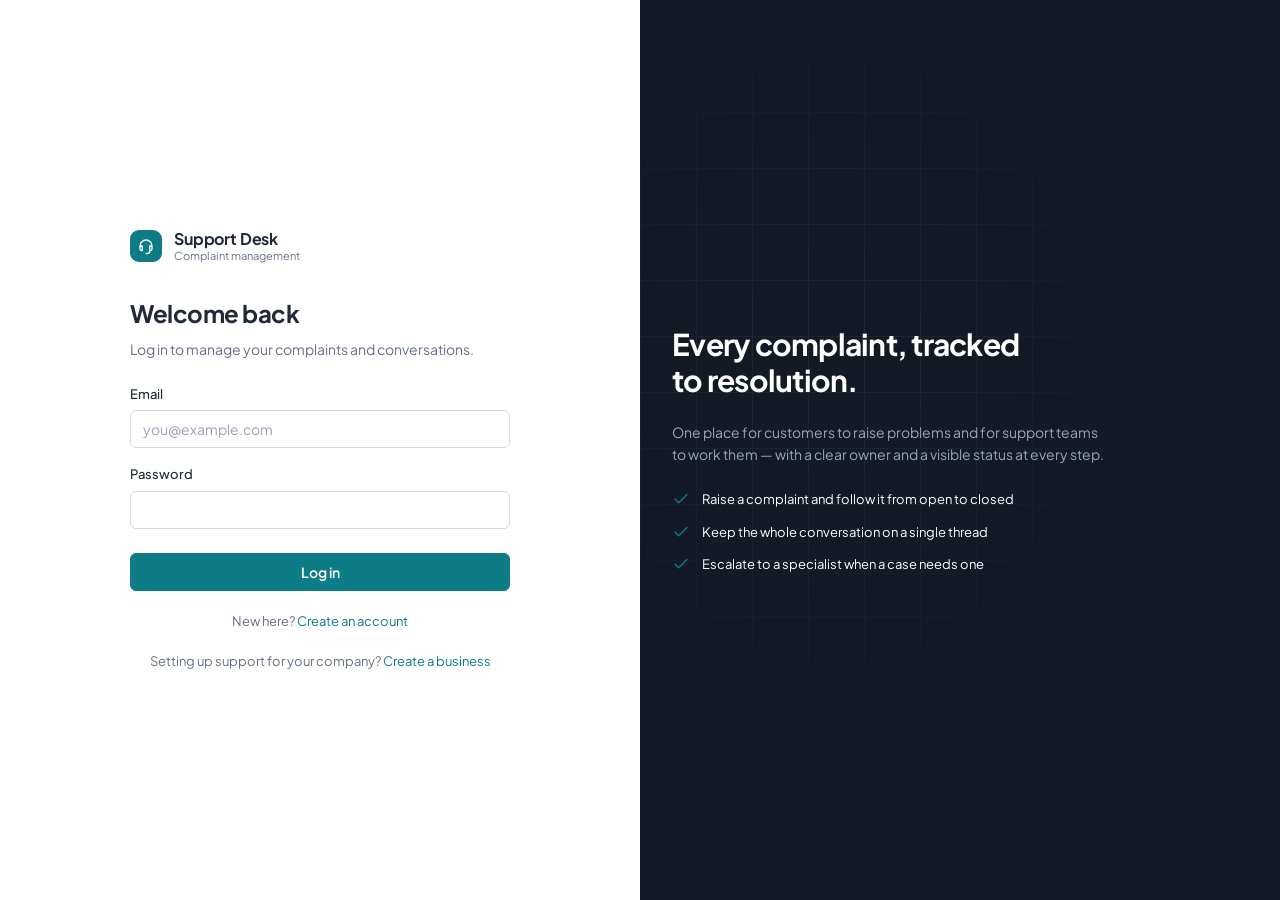
<file: frontend/index.html>
<!doctype html>
<html lang="en">
<head>
  <meta charset="utf-8">
  <meta name="viewport" content="width=device-width, initial-scale=1">
  <title>Support Desk</title>
  <link rel="icon" href="favicon.svg" type="image/svg+xml">
  <link rel="stylesheet" href="css/tokens.css">
  <link rel="stylesheet" href="css/app.css">
</head>
<body>
  <p class="muted" style="padding:var(--s6)">Loading…</p>
  <script src="js/ui.js"></script>
  <script src="js/common.js"></script>
  <script>
    // Send the visitor to their dashboard if logged in, otherwise to the login page.
    const session = getSession();
    location.replace(session ? DASHBOARD[session.role] : "login.html");
  </script>
</body>
</html>
</file>
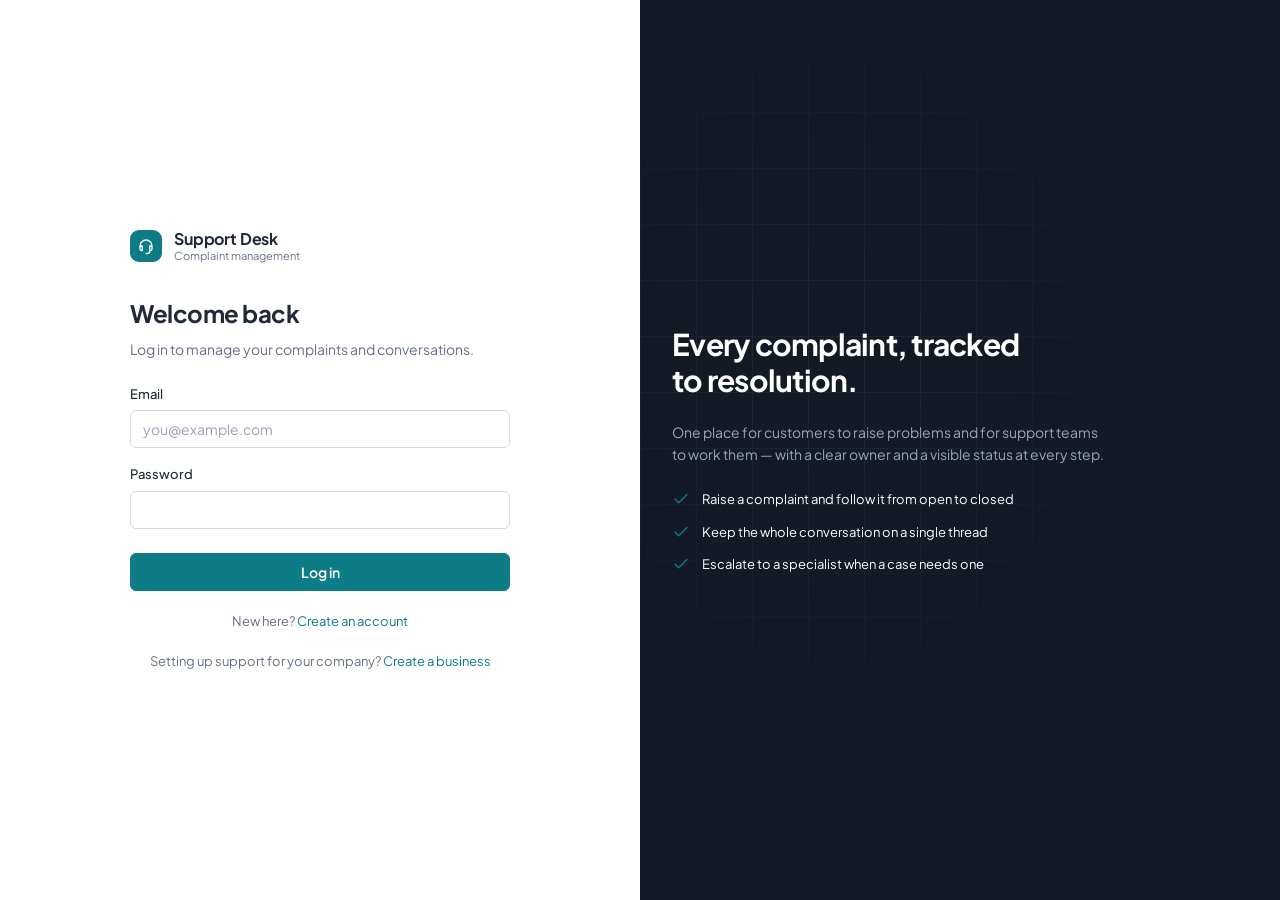
<file: frontend/admin.html>
<!doctype html>
<html lang="en">
<head>
  <meta charset="utf-8">
  <meta name="viewport" content="width=device-width, initial-scale=1">
  <title>Support Desk · Admin</title>
  <link rel="icon" href="favicon.svg" type="image/svg+xml">
  <link rel="stylesheet" href="css/tokens.css">
  <link rel="stylesheet" href="css/app.css">
</head>
<body>
  <script src="js/ui.js"></script>
  <script src="js/common.js"></script>
  <script src="js/admin.js"></script>
</body>
</html>
</file>
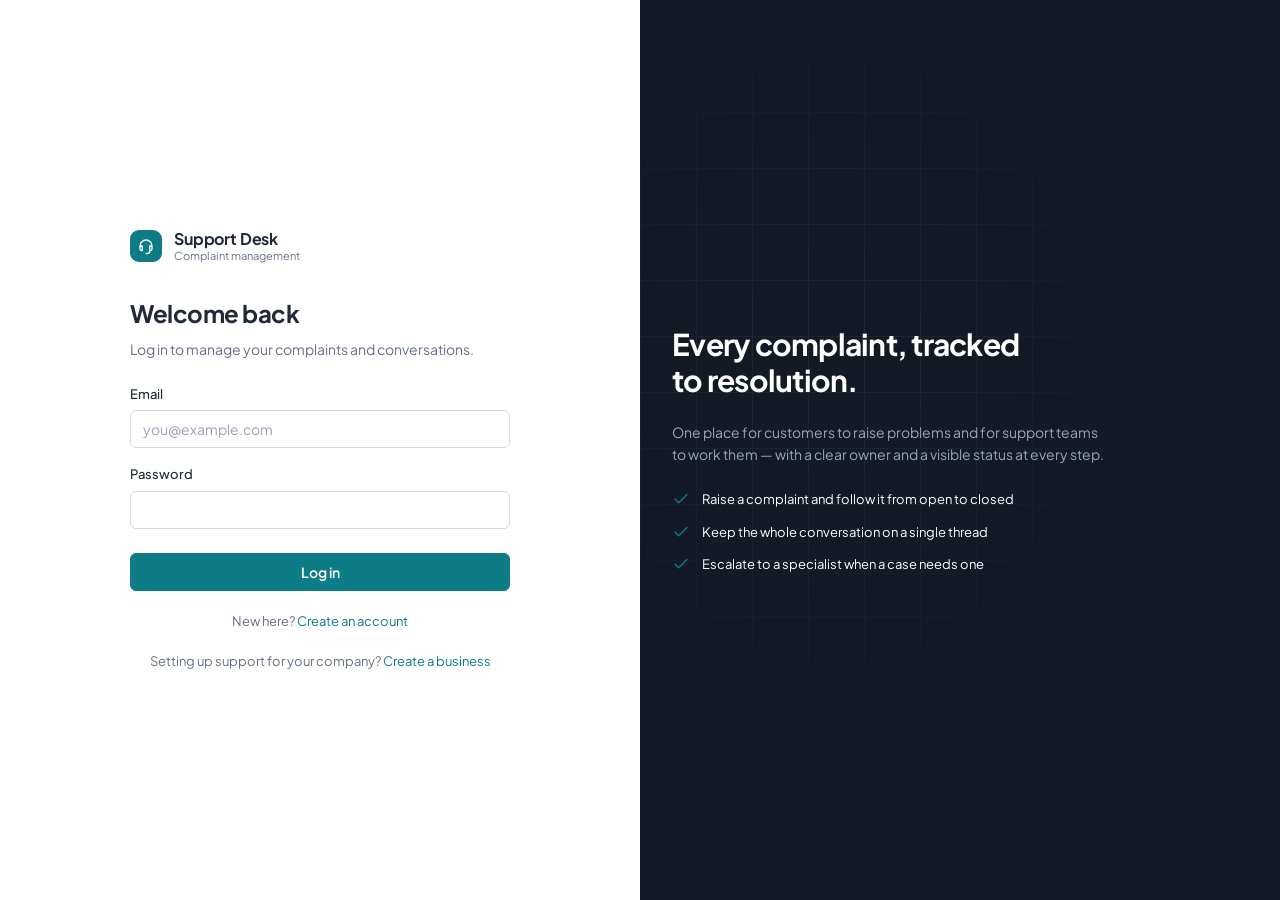
<file: frontend/agent.html>
<!doctype html>
<html lang="en">
<head>
  <meta charset="utf-8">
  <meta name="viewport" content="width=device-width, initial-scale=1">
  <title>Support Desk · Agent</title>
  <link rel="icon" href="favicon.svg" type="image/svg+xml">
  <link rel="stylesheet" href="css/tokens.css">
  <link rel="stylesheet" href="css/app.css">
</head>
<body>
  <script src="js/ui.js"></script>
  <script src="js/common.js"></script>
  <script src="js/agent.js"></script>
</body>
</html>
</file>
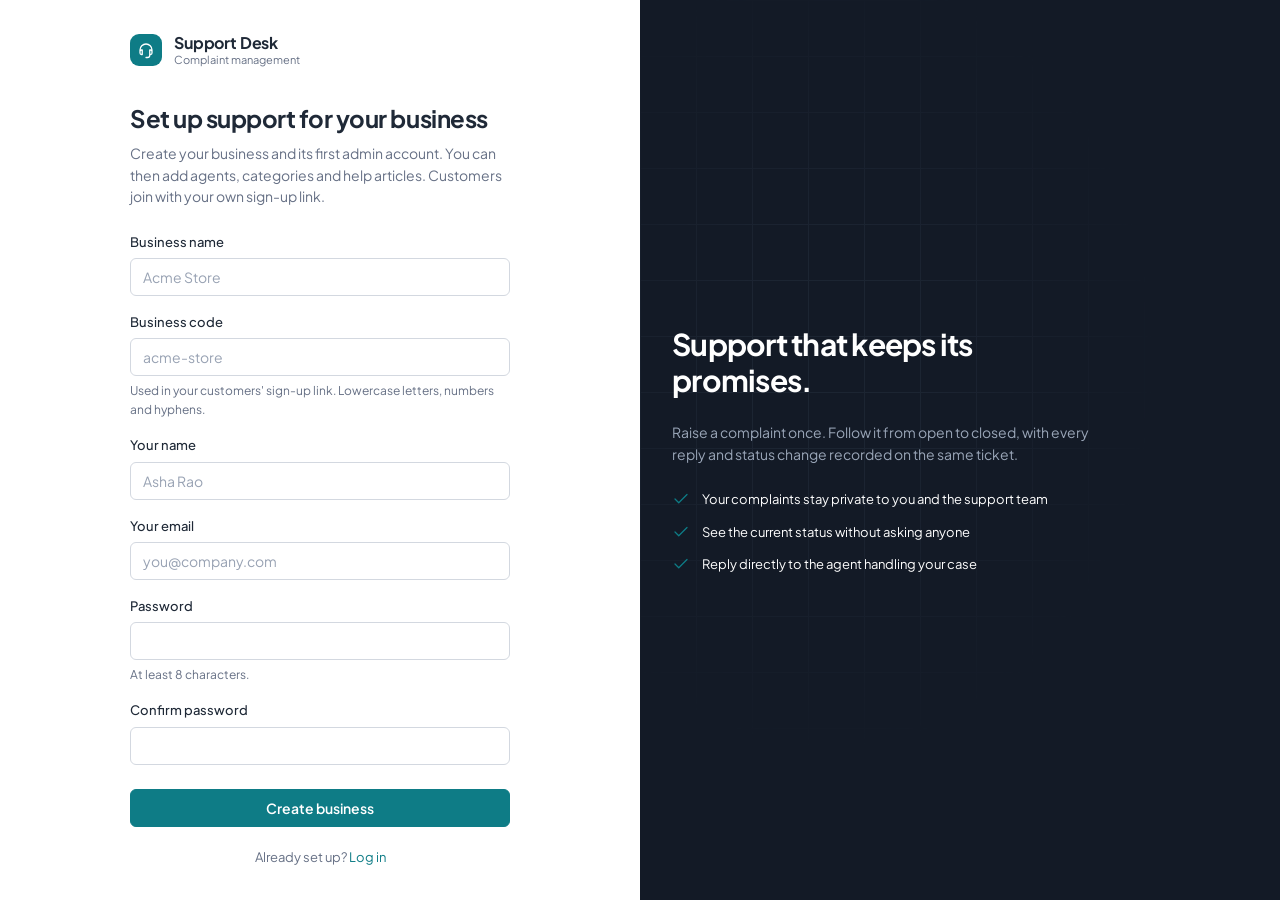
<file: frontend/business.html>
<!doctype html>
<html lang="en">
<head>
  <meta charset="utf-8">
  <meta name="viewport" content="width=device-width, initial-scale=1">
  <title>Create a business · Support Desk</title>
  <link rel="icon" href="favicon.svg" type="image/svg+xml">
  <link rel="stylesheet" href="css/tokens.css">
  <link rel="stylesheet" href="css/app.css">
</head>
<body>
  <div class="auth">
    <main class="auth-form-side">
      <div class="auth-form">
        <div class="auth-brand">
          <span class="brand-mark" aria-hidden="true">
            <svg viewBox="0 0 24 24" fill="none" stroke="currentColor" stroke-width="1.7"
                 stroke-linecap="round" stroke-linejoin="round">
              <path d="M4 14v-2a8 8 0 0 1 16 0v2M4 14a2 2 0 0 1 2-2h1v6H6a2 2 0 0 1-2-2zM20 14a2 2 0 0 0-2-2h-1v6h1a2 2 0 0 0 2-2zM17 18v1a3 3 0 0 1-3 3h-2"/>
            </svg>
          </span>
          <span>
            <span class="brand-name">Support Desk</span>
            <span class="brand-sub">Complaint management</span>
          </span>
        </div>

        <h1 class="auth-title">Set up support for your business</h1>
        <p class="auth-sub">Create your business and its first admin account. You can then add agents, categories and help articles. Customers join with your own sign-up link.</p>

        <form id="business-form" novalidate>
          <div class="auth-fields">
            <div class="field">
              <label for="business-name">Business name</label>
              <input id="business-name" type="text" minlength="2" maxlength="120" placeholder="Acme Store" required>
            </div>
            <div class="field">
              <label for="business-slug">Business code</label>
              <input id="business-slug" type="text" autocomplete="off" minlength="3" maxlength="50"
                     placeholder="acme-store" required>
              <p class="field-hint">Used in your customers' sign-up link. Lowercase letters, numbers and hyphens.</p>
            </div>
            <div class="field">
              <label for="full-name">Your name</label>
              <input id="full-name" type="text" autocomplete="name" minlength="2" maxlength="100"
                     placeholder="Asha Rao" required>
            </div>
            <div class="field">
              <label for="email">Your email</label>
              <input id="email" type="email" autocomplete="username" placeholder="you@company.com" required>
            </div>
            <div class="field">
              <label for="password">Password</label>
              <input id="password" type="password" autocomplete="new-password" minlength="8" required>
              <p class="field-hint">At least 8 characters.</p>
            </div>
            <div class="field" id="confirm-field">
              <label for="confirm">Confirm password</label>
              <input id="confirm" type="password" autocomplete="new-password" required>
              <p class="field-error hidden" id="confirm-error">Both passwords must match.</p>
            </div>
          </div>
          <button class="btn btn-block auth-submit" type="submit">Create business</button>
        </form>

        <p class="auth-alt">Already set up? <a href="login.html">Log in</a></p>
      </div>
    </main>

    <aside class="auth-panel on-ink" aria-label="About Support Desk">
      <h2 class="auth-panel-title">Support that keeps its promises.</h2>
      <p class="auth-panel-text">
        Raise a complaint once. Follow it from open to closed, with every reply and
        status change recorded on the same ticket.
      </p>
      <ul class="auth-points">
        <li class="auth-point">
          <svg viewBox="0 0 24 24" fill="none" stroke="currentColor" stroke-width="1.7" stroke-linecap="round" stroke-linejoin="round"><path d="M20 6 9 17l-5-5"/></svg>
          <span>Your complaints stay private to you and the support team</span>
        </li>
        <li class="auth-point">
          <svg viewBox="0 0 24 24" fill="none" stroke="currentColor" stroke-width="1.7" stroke-linecap="round" stroke-linejoin="round"><path d="M20 6 9 17l-5-5"/></svg>
          <span>See the current status without asking anyone</span>
        </li>
        <li class="auth-point">
          <svg viewBox="0 0 24 24" fill="none" stroke="currentColor" stroke-width="1.7" stroke-linecap="round" stroke-linejoin="round"><path d="M20 6 9 17l-5-5"/></svg>
          <span>Reply directly to the agent handling your case</span>
        </li>
      </ul>
    </aside>
  </div>

  <script src="js/ui.js"></script>
  <script src="js/common.js"></script>
  <script src="js/business.js"></script>
</body>
</html>
</file>
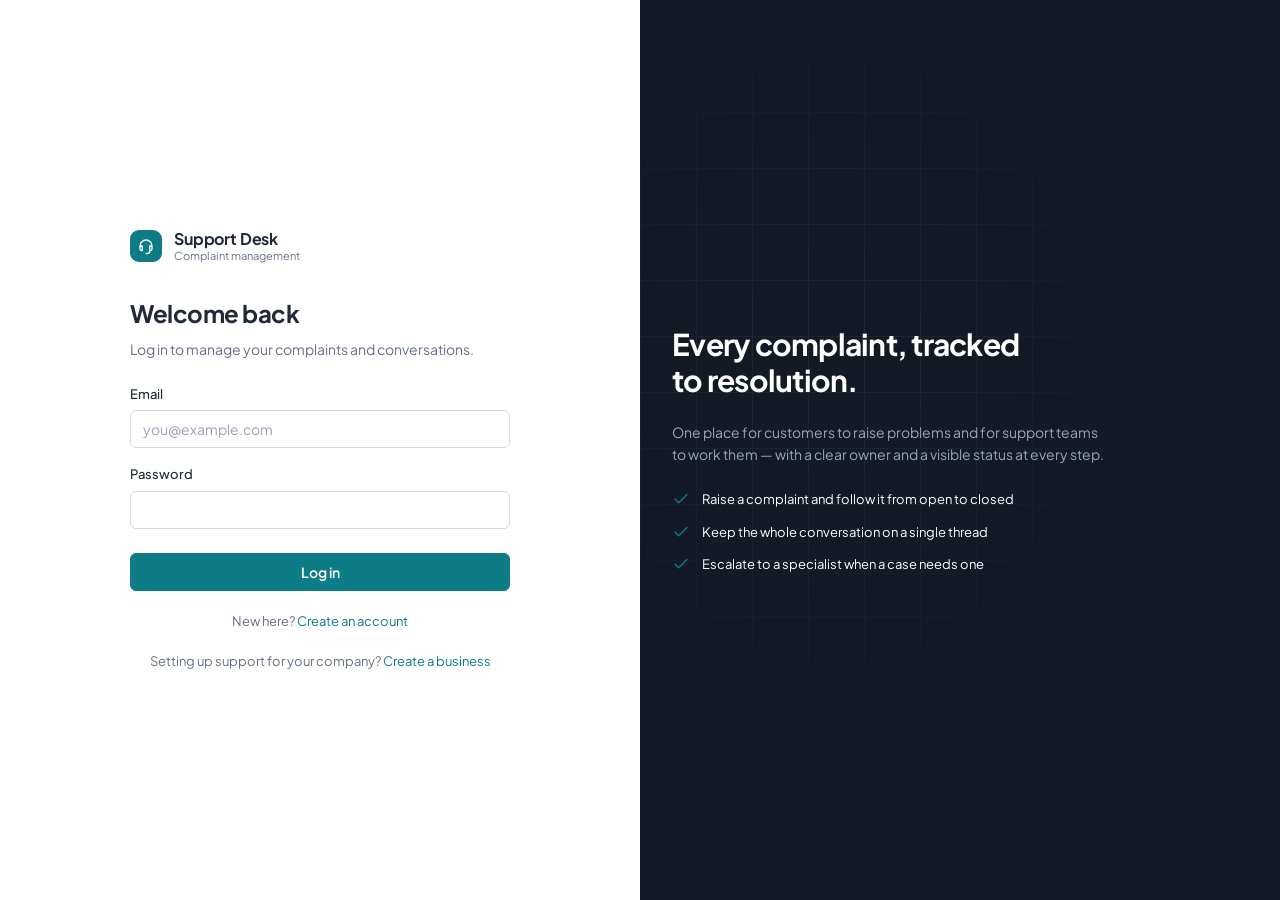
<file: frontend/customer.html>
<!doctype html>
<html lang="en">
<head>
  <meta charset="utf-8">
  <meta name="viewport" content="width=device-width, initial-scale=1">
  <title>Support Desk · Customer</title>
  <link rel="icon" href="favicon.svg" type="image/svg+xml">
  <link rel="stylesheet" href="css/tokens.css">
  <link rel="stylesheet" href="css/app.css">
</head>
<body>
  <!-- The application shell is built by ui.js so every page shares one layout. -->
  <script src="js/ui.js"></script>
  <script src="js/common.js"></script>
  <script src="js/complaint-form.js"></script>
  <script src="js/support-widget.js"></script>
  <script src="js/customer.js"></script>
</body>
</html>
</file>
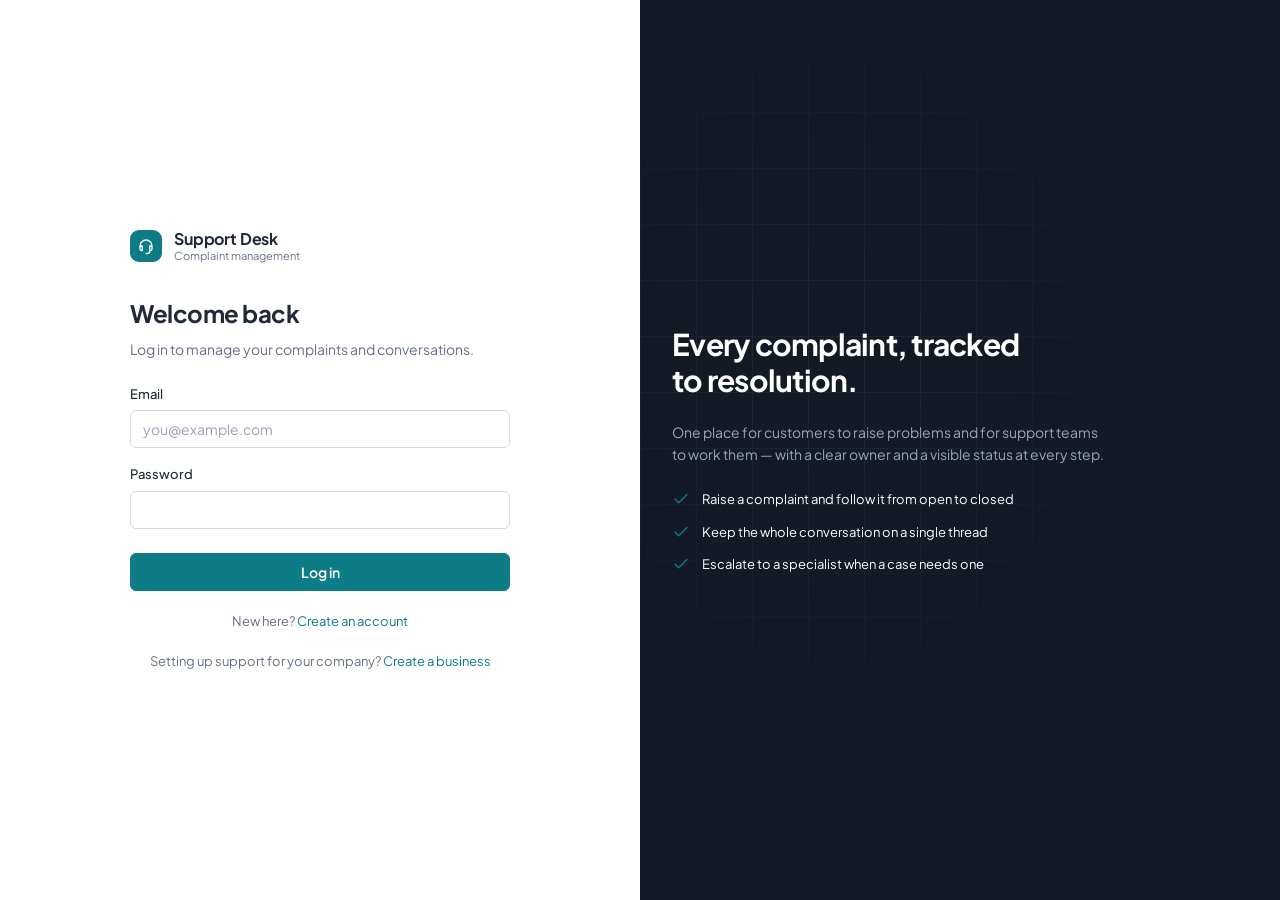
<file: frontend/login.html>
<!doctype html>
<html lang="en">
<head>
  <meta charset="utf-8">
  <meta name="viewport" content="width=device-width, initial-scale=1">
  <title>Log in · Support Desk</title>
  <link rel="icon" href="favicon.svg" type="image/svg+xml">
  <link rel="stylesheet" href="css/tokens.css">
  <link rel="stylesheet" href="css/app.css">
</head>
<body>
  <div class="auth">
    <main class="auth-form-side">
      <div class="auth-form">
        <div class="auth-brand">
          <span class="brand-mark" aria-hidden="true">
            <svg viewBox="0 0 24 24" fill="none" stroke="currentColor" stroke-width="1.7"
                 stroke-linecap="round" stroke-linejoin="round">
              <path d="M4 14v-2a8 8 0 0 1 16 0v2M4 14a2 2 0 0 1 2-2h1v6H6a2 2 0 0 1-2-2zM20 14a2 2 0 0 0-2-2h-1v6h1a2 2 0 0 0 2-2zM17 18v1a3 3 0 0 1-3 3h-2"/>
            </svg>
          </span>
          <span>
            <span class="brand-name">Support Desk</span>
            <span class="brand-sub">Complaint management</span>
          </span>
        </div>

        <h1 class="auth-title">Welcome back</h1>
        <p class="auth-sub">Log in to manage your complaints and conversations.</p>

        <form id="login-form" novalidate>
          <div class="auth-fields">
            <div class="field">
              <label for="email">Email</label>
              <input id="email" type="email" autocomplete="username" placeholder="you@example.com" required>
            </div>
            <div class="field">
              <label for="password">Password</label>
              <input id="password" type="password" autocomplete="current-password" required>
            </div>
          </div>
          <button class="btn btn-block auth-submit" type="submit">Log in</button>
        </form>

        <p class="auth-alt">New here? <a href="register.html">Create an account</a></p>
        <p class="auth-alt">Setting up support for your company? <a href="business.html">Create a business</a></p>
      </div>
    </main>

    <aside class="auth-panel on-ink" aria-label="About Support Desk">
      <h2 class="auth-panel-title">Every complaint, tracked to resolution.</h2>
      <p class="auth-panel-text">
        One place for customers to raise problems and for support teams to work them —
        with a clear owner and a visible status at every step.
      </p>
      <ul class="auth-points">
        <li class="auth-point">
          <svg viewBox="0 0 24 24" fill="none" stroke="currentColor" stroke-width="1.7" stroke-linecap="round" stroke-linejoin="round"><path d="M20 6 9 17l-5-5"/></svg>
          <span>Raise a complaint and follow it from open to closed</span>
        </li>
        <li class="auth-point">
          <svg viewBox="0 0 24 24" fill="none" stroke="currentColor" stroke-width="1.7" stroke-linecap="round" stroke-linejoin="round"><path d="M20 6 9 17l-5-5"/></svg>
          <span>Keep the whole conversation on a single thread</span>
        </li>
        <li class="auth-point">
          <svg viewBox="0 0 24 24" fill="none" stroke="currentColor" stroke-width="1.7" stroke-linecap="round" stroke-linejoin="round"><path d="M20 6 9 17l-5-5"/></svg>
          <span>Escalate to a specialist when a case needs one</span>
        </li>
      </ul>
    </aside>
  </div>

  <script src="js/ui.js"></script>
  <script src="js/common.js"></script>
  <script src="js/login.js"></script>
</body>
</html>
</file>
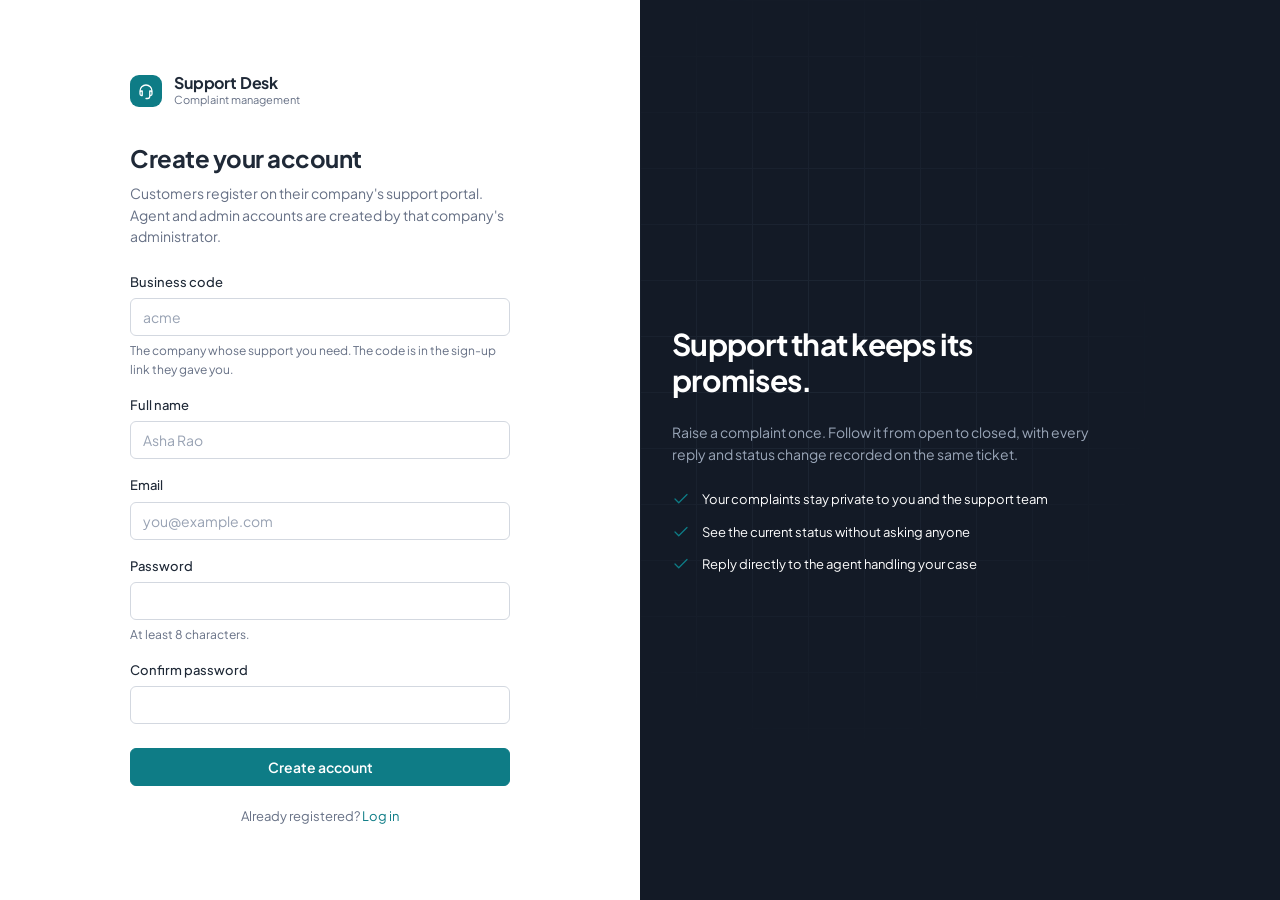
<file: frontend/register.html>
<!doctype html>
<html lang="en">
<head>
  <meta charset="utf-8">
  <meta name="viewport" content="width=device-width, initial-scale=1">
  <title>Create an account · Support Desk</title>
  <link rel="icon" href="favicon.svg" type="image/svg+xml">
  <link rel="stylesheet" href="css/tokens.css">
  <link rel="stylesheet" href="css/app.css">
</head>
<body>
  <div class="auth">
    <main class="auth-form-side">
      <div class="auth-form">
        <div class="auth-brand">
          <span class="brand-mark" aria-hidden="true">
            <svg viewBox="0 0 24 24" fill="none" stroke="currentColor" stroke-width="1.7"
                 stroke-linecap="round" stroke-linejoin="round">
              <path d="M4 14v-2a8 8 0 0 1 16 0v2M4 14a2 2 0 0 1 2-2h1v6H6a2 2 0 0 1-2-2zM20 14a2 2 0 0 0-2-2h-1v6h1a2 2 0 0 0 2-2zM17 18v1a3 3 0 0 1-3 3h-2"/>
            </svg>
          </span>
          <span>
            <span class="brand-name">Support Desk</span>
            <span class="brand-sub">Complaint management</span>
          </span>
        </div>

        <h1 class="auth-title">Create your account</h1>
        <p class="auth-sub">Customers register on their company's support portal. Agent and admin accounts are created by that company's administrator.</p>

        <form id="register-form" novalidate>
          <div class="auth-fields">
            <div class="field">
              <label for="business">Business code</label>
              <input id="business" type="text" autocomplete="off" minlength="3" maxlength="50"
                     placeholder="acme" required>
              <p class="field-hint" id="business-hint">The company whose support you need. The code is in the sign-up link they gave you.</p>
            </div>
            <div class="field">
              <label for="full-name">Full name</label>
              <input id="full-name" type="text" autocomplete="name" minlength="2" maxlength="100"
                     placeholder="Asha Rao" required>
            </div>
            <div class="field">
              <label for="email">Email</label>
              <input id="email" type="email" autocomplete="username" placeholder="you@example.com" required>
            </div>
            <div class="field">
              <label for="password">Password</label>
              <input id="password" type="password" autocomplete="new-password" minlength="8" required>
              <p class="field-hint">At least 8 characters.</p>
            </div>
            <div class="field" id="confirm-field">
              <label for="confirm">Confirm password</label>
              <input id="confirm" type="password" autocomplete="new-password" required>
              <p class="field-error hidden" id="confirm-error">Both passwords must match.</p>
            </div>
          </div>
          <button class="btn btn-block auth-submit" type="submit">Create account</button>
        </form>

        <p class="auth-alt">Already registered? <a href="login.html">Log in</a></p>
      </div>
    </main>

    <aside class="auth-panel on-ink" aria-label="About Support Desk">
      <h2 class="auth-panel-title">Support that keeps its promises.</h2>
      <p class="auth-panel-text">
        Raise a complaint once. Follow it from open to closed, with every reply and
        status change recorded on the same ticket.
      </p>
      <ul class="auth-points">
        <li class="auth-point">
          <svg viewBox="0 0 24 24" fill="none" stroke="currentColor" stroke-width="1.7" stroke-linecap="round" stroke-linejoin="round"><path d="M20 6 9 17l-5-5"/></svg>
          <span>Your complaints stay private to you and the support team</span>
        </li>
        <li class="auth-point">
          <svg viewBox="0 0 24 24" fill="none" stroke="currentColor" stroke-width="1.7" stroke-linecap="round" stroke-linejoin="round"><path d="M20 6 9 17l-5-5"/></svg>
          <span>See the current status without asking anyone</span>
        </li>
        <li class="auth-point">
          <svg viewBox="0 0 24 24" fill="none" stroke="currentColor" stroke-width="1.7" stroke-linecap="round" stroke-linejoin="round"><path d="M20 6 9 17l-5-5"/></svg>
          <span>Reply directly to the agent handling your case</span>
        </li>
      </ul>
    </aside>
  </div>

  <script src="js/ui.js"></script>
  <script src="js/common.js"></script>
  <script src="js/register.js"></script>
</body>
</html>
</file>
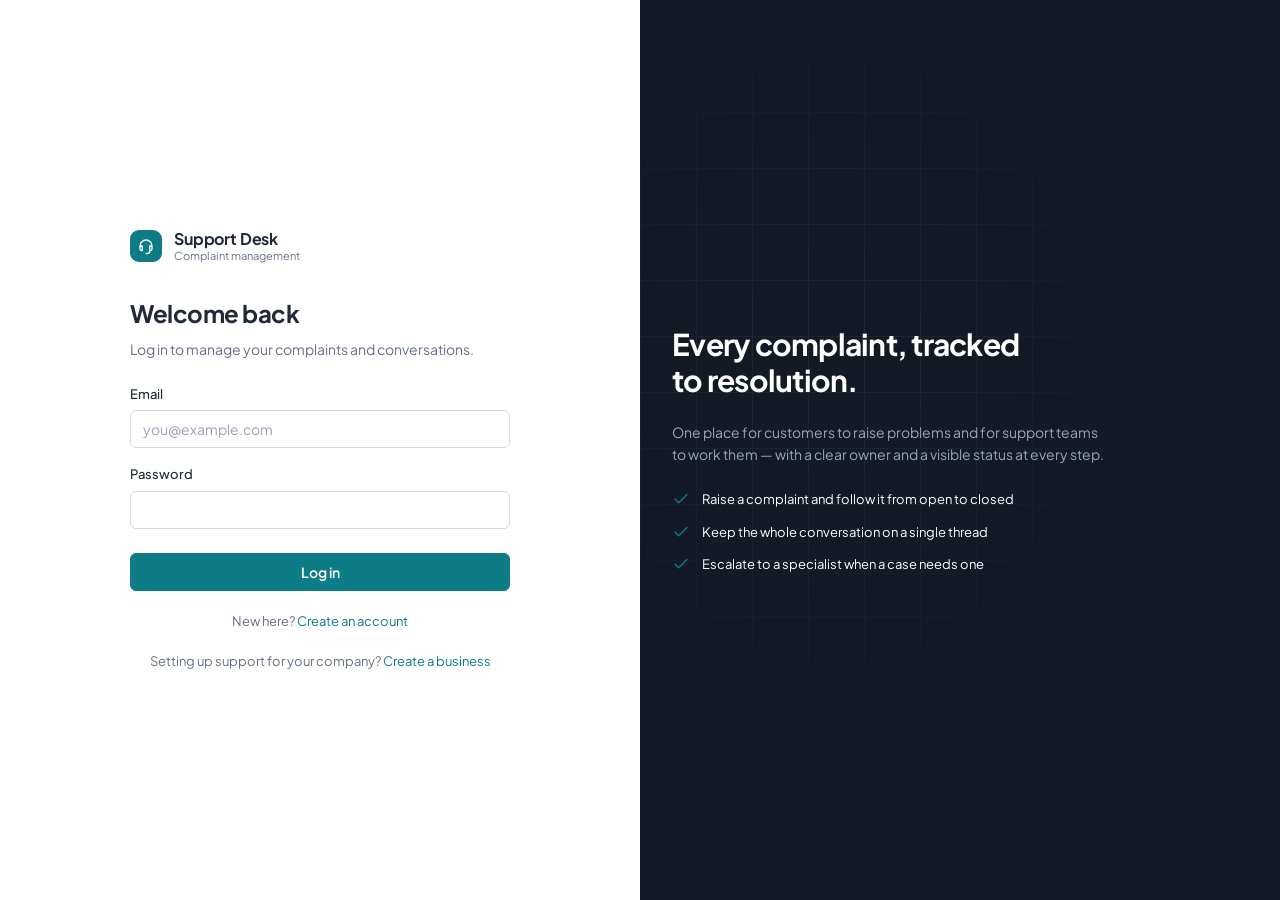
<file: frontend/ticket.html>
<!doctype html>
<html lang="en">
<head>
  <meta charset="utf-8">
  <meta name="viewport" content="width=device-width, initial-scale=1">
  <title>Ticket · Support Desk</title>
  <link rel="icon" href="favicon.svg" type="image/svg+xml">
  <link rel="stylesheet" href="css/tokens.css">
  <link rel="stylesheet" href="css/app.css">
</head>
<body>
  <script src="js/ui.js"></script>
  <script src="js/common.js"></script>
  <script src="js/complaint-form.js"></script>
  <script src="js/support-widget.js"></script>
  <script src="js/ticket.js"></script>
</body>
</html>
</file>
<file: frontend/css/tokens.css>
/* ============================================================
   DESIGN TOKENS
   The single source of truth for the visual language.
   Nothing in app.css should use a raw hex, pixel or duration
   value that could live here instead.
   ============================================================ */

/* ---------- typeface (self-hosted so the app works offline) ---------- */

@font-face {
  font-family: "Plus Jakarta Sans";
  font-style: normal;
  font-weight: 200 800;            /* one variable file covers every weight */
  font-display: swap;
  src: url("../fonts/plus-jakarta-sans-latin.woff2") format("woff2");
  unicode-range: U+0000-00FF, U+0131, U+0152-0153, U+02BB-02BC, U+02C6, U+02DA,
    U+02DC, U+0304, U+0308, U+0329, U+2000-206F, U+20AC, U+2122, U+2191, U+2193,
    U+2212, U+2215, U+FEFF, U+FFFD;
}

@font-face {
  font-family: "Plus Jakarta Sans";
  font-style: normal;
  font-weight: 200 800;
  font-display: swap;
  src: url("../fonts/plus-jakarta-sans-latin-ext.woff2") format("woff2");
  unicode-range: U+0100-02BA, U+02BD-02C5, U+02C7-02CC, U+02CE-02D7, U+02DD-02FF,
    U+0304, U+0308, U+0329, U+1D00-1DBF, U+1E00-1E9F, U+1EF2-1EFF, U+2020,
    U+20A0-20AB, U+20AD-20C0, U+2113, U+2C60-2C7F, U+A720-A7FF;
}

:root {
  /* ---------- colour: chrome ----------
     The brand is a deep ink, not a hue. That leaves the whole colour
     range free to carry meaning (status and priority) instead of identity. */
  --ink: #131a26;
  --ink-soft: #1e2938;
  --ink-line: #2b3646;
  --canvas: #f5f6f8;
  --surface: #ffffff;
  --surface-sunken: #fafbfc;
  --line: #e4e7ec;
  --line-strong: #d3d8e0;
  --text: #1f2937;
  --text-muted: #667085;
  --text-inverse: #ffffff;
  --text-inverse-muted: #9aa6b8;

  /* ---------- colour: action ----------
     Used only for primary actions, active navigation and focus rings.
     No status uses teal, so an action can never be mistaken for a state. */
  --accent: #0e7c86;
  --accent-hover: #0a616a;
  --accent-soft: #e6f4f5;
  --accent-ring: rgba(14, 124, 134, 0.28);

  /* ---------- colour: semantic ----------
     Badges are pale tints; buttons are solid fills. That difference,
     not hue, is what keeps ten meanings legible side by side. */
  --blue-bg: #e7efff;      --blue-fg: #1a45b8;    --blue-solid: #2f5fd0;
  --amber-bg: #fdf0d5;     --amber-fg: #8a5a00;   --amber-solid: #c98a15;
  --violet-bg: #f0e9fc;    --violet-fg: #6b2fa3;  --violet-solid: #8a52c4;
  --red-bg: #fde5e2;       --red-fg: #a5261a;     --red-solid: #cf3a2a;
  --green-bg: #e0f3e8;     --green-fg: #17663f;   --green-solid: #23875a;
  --slate-bg: #eceef2;     --slate-fg: #4b5468;   --slate-solid: #6b7488;

  /* ---------- typography ---------- */
  --font: "Plus Jakarta Sans", ui-sans-serif, system-ui, -apple-system,
    "Segoe UI", Roboto, Helvetica, Arial, sans-serif;

  --fs-stat: 30px;     --lh-stat: 1.1;
  --fs-title: 24px;    --lh-title: 1.25;
  --fs-section: 16px;  --lh-section: 1.35;
  --fs-body: 14px;     --lh-body: 1.55;
  --fs-label: 13px;    --lh-label: 1.4;
  --fs-meta: 12px;     --lh-meta: 1.4;

  --fw-regular: 400;
  --fw-medium: 500;
  --fw-semibold: 600;
  --fw-bold: 700;

  /* ---------- spacing (4px base) ---------- */
  --s1: 4px;
  --s2: 8px;
  --s3: 12px;
  --s4: 16px;
  --s5: 20px;
  --s6: 24px;
  --s8: 32px;
  --s12: 48px;

  /* ---------- radius ---------- */
  --r-sm: 6px;      /* inputs, small buttons */
  --r-md: 10px;     /* cards, panels */
  --r-lg: 14px;     /* drawers, dialogs */
  --r-full: 999px;  /* badges, avatars */

  /* ---------- elevation ----------
     Three levels, each with a meaning. Flat content gets a border only. */
  --shadow-raised: 0 1px 3px rgba(16, 24, 40, 0.08);
  --shadow-floating: 0 8px 24px rgba(16, 24, 40, 0.12);
  --shadow-dialog: 0 16px 48px rgba(16, 24, 40, 0.18);

  /* ---------- motion ---------- */
  --t-fast: 120ms;
  --t-base: 160ms;
  --t-slow: 200ms;
  --ease: cubic-bezier(0.4, 0, 0.2, 1);

  /* ---------- layout ---------- */
  --sidebar-w: 240px;
  --header-h: 68px;
  --content-max: 1280px;
  --z-drawer: 60;
  --z-dialog: 70;
  --z-toast: 80;
}

/* Honour the operating-system setting: no movement for people who ask for none. */
@media (prefers-reduced-motion: reduce) {
  :root {
    --t-fast: 0ms;
    --t-base: 0ms;
    --t-slow: 0ms;
  }
}
</file>
<file: frontend/css/app.css>
/* ============================================================
   Support Desk — application styles
   Every value here comes from tokens.css.
   Order: base -> shell -> components -> views -> responsive
   ============================================================ */

/* ---------------------------------------------------------- base */

*,
*::before,
*::after { box-sizing: border-box; }

html { -webkit-text-size-adjust: 100%; }

body {
  margin: 0;
  background: var(--canvas);
  color: var(--text);
  font-family: var(--font);
  font-size: var(--fs-body);
  line-height: var(--lh-body);
  font-weight: var(--fw-regular);
  -webkit-font-smoothing: antialiased;
  text-rendering: optimizeLegibility;
}

h1, h2, h3, p, dl, dd, figure { margin: 0; }
ul, ol { margin: 0; padding: 0; list-style: none; }

a {
  color: var(--accent);
  text-decoration: none;
  transition: color var(--t-fast) var(--ease);
}
a:hover { color: var(--accent-hover); }

/* One focus treatment for the whole product. */
:focus-visible {
  outline: 2px solid var(--accent);
  outline-offset: 2px;
  border-radius: var(--r-sm);
}
.on-ink :focus-visible { outline-color: #7fd4dc; }

/* Numbers that sit in columns line up. */
.tnum { font-variant-numeric: tabular-nums; }

/* ---------------------------------------------------------- typography */

.page-title {
  font-size: var(--fs-title);
  line-height: var(--lh-title);
  font-weight: var(--fw-bold);
  letter-spacing: -0.02em;
}
.section-title {
  font-size: var(--fs-section);
  line-height: var(--lh-section);
  font-weight: var(--fw-semibold);
  letter-spacing: -0.01em;
}
.label { font-size: var(--fs-label); font-weight: var(--fw-medium); }
.meta { font-size: var(--fs-meta); line-height: var(--lh-meta); color: var(--text-muted); }
.muted { color: var(--text-muted); }
.strong { font-weight: var(--fw-semibold); }
.truncate { overflow: hidden; text-overflow: ellipsis; white-space: nowrap; }

/* ---------------------------------------------------------- app shell */

.app {
  display: grid;
  grid-template-columns: var(--sidebar-w) minmax(0, 1fr);
  min-height: 100vh;
}

/* --- sidebar --- */

.sidebar {
  position: sticky;
  top: 0;
  height: 100vh;
  display: flex;
  flex-direction: column;
  background: var(--ink);
  color: var(--text-inverse);
  border-right: 1px solid var(--ink-line);
}

.sidebar-brand {
  display: flex;
  align-items: center;
  gap: var(--s3);
  padding: var(--s5) var(--s5) var(--s4);
  color: var(--text-inverse);
}
.sidebar-brand:hover { color: var(--text-inverse); }
.brand-mark {
  width: 32px;
  height: 32px;
  flex: none;
  border-radius: 9px;
  background: var(--accent);
  display: grid;
  place-items: center;
  color: #fff;
}
.brand-mark svg { width: 18px; height: 18px; }
/* These pairs are always a name above a subtitle, so they must be block-level. */
.brand-name {
  display: block;
  font-size: 15px;
  font-weight: var(--fw-bold);
  letter-spacing: -0.01em;
  line-height: 1.25;
}
.brand-sub { display: block; font-size: 11px; color: var(--text-inverse-muted); line-height: 1.3; }

.sidebar-nav {
  flex: 1;
  overflow-y: auto;
  padding: var(--s2) var(--s3);
  display: flex;
  flex-direction: column;
  gap: 2px;
}

.nav-item {
  display: flex;
  align-items: center;
  gap: var(--s3);
  padding: 9px var(--s3);
  border-radius: var(--r-sm);
  color: var(--text-inverse-muted);
  font-size: var(--fs-body);
  font-weight: var(--fw-medium);
  transition: background var(--t-fast) var(--ease), color var(--t-fast) var(--ease);
}
.nav-item:hover { background: var(--ink-soft); color: var(--text-inverse); }
.nav-item svg { width: 18px; height: 18px; flex: none; opacity: 0.85; }
.nav-item[aria-current="page"] {
  background: var(--ink-soft);
  color: var(--text-inverse);
  box-shadow: inset 2px 0 0 var(--accent);
}
.nav-item[aria-current="page"] svg { opacity: 1; color: #5fc4ce; }
.nav-count {
  margin-left: auto;
  font-size: var(--fs-meta);
  font-variant-numeric: tabular-nums;
  color: var(--text-inverse-muted);
  background: rgba(255, 255, 255, 0.08);
  border-radius: var(--r-full);
  padding: 1px 7px;
}

.sidebar-user {
  display: flex;
  align-items: center;
  gap: var(--s3);
  padding: var(--s4);
  border-top: 1px solid var(--ink-line);
}
.sidebar-user .avatar { background: var(--ink-soft); color: var(--text-inverse); }
.sidebar-user-text { min-width: 0; flex: 1; }
.sidebar-user-name {
  display: block;
  font-size: var(--fs-label);
  font-weight: var(--fw-semibold);
  color: var(--text-inverse);
  line-height: 1.3;
}
.sidebar-user-role { display: block; font-size: 11px; color: var(--text-inverse-muted); line-height: 1.3; }

.icon-btn {
  flex: none;
  width: 32px;
  height: 32px;
  display: grid;
  place-items: center;
  background: transparent;
  border: 0;
  border-radius: var(--r-sm);
  color: var(--text-inverse-muted);
  cursor: pointer;
  transition: background var(--t-fast) var(--ease), color var(--t-fast) var(--ease);
}
.icon-btn:hover { background: var(--ink-soft); color: var(--text-inverse); }
.icon-btn svg { width: 18px; height: 18px; }

/* --- workspace --- */

.workspace { display: flex; flex-direction: column; min-width: 0; }

.page-header {
  position: sticky;
  top: 0;
  z-index: 20;
  min-height: var(--header-h);
  display: flex;
  align-items: center;
  gap: var(--s4);
  padding: var(--s4) var(--s8);
  background: rgba(245, 246, 248, 0.88);
  backdrop-filter: blur(8px);
  border-bottom: 1px solid var(--line);
}
.page-header-text { min-width: 0; flex: 1; }
.page-header-actions { display: flex; align-items: center; gap: var(--s2); flex: none; }

.page-body {
  flex: 1;
  width: 100%;
  max-width: var(--content-max);
  padding: var(--s6) var(--s8) var(--s12);
}

.menu-toggle { display: none; }

/* --- mobile drawer --- */

.scrim {
  position: fixed;
  inset: 0;
  z-index: var(--z-drawer);
  background: rgba(19, 26, 38, 0.5);
  opacity: 0;
  pointer-events: none;
  transition: opacity var(--t-base) var(--ease);
}
body.drawer-open .scrim,
.scrim.is-open { opacity: 1; pointer-events: auto; }

/* ---------------------------------------------------------- buttons */

.btn {
  --btn-bg: var(--accent);
  --btn-fg: #fff;
  --btn-border: var(--accent);
  position: relative;
  display: inline-flex;
  align-items: center;
  justify-content: center;
  gap: var(--s2);
  height: 38px;
  padding: 0 var(--s4);
  border: 1px solid var(--btn-border);
  border-radius: var(--r-sm);
  background: var(--btn-bg);
  color: var(--btn-fg);
  font-family: inherit;
  font-size: var(--fs-body);
  font-weight: var(--fw-semibold);
  line-height: 1;
  cursor: pointer;
  white-space: nowrap;
  transition: background var(--t-fast) var(--ease), border-color var(--t-fast) var(--ease),
    color var(--t-fast) var(--ease), transform var(--t-fast) var(--ease);
}
.btn:hover:not(:disabled) { --btn-bg: var(--accent-hover); --btn-border: var(--accent-hover); color: #fff; }
.btn:active:not(:disabled) { transform: translateY(1px); }
.btn:disabled { opacity: 0.55; cursor: not-allowed; }
.btn svg { width: 16px; height: 16px; flex: none; }

.btn-secondary {
  --btn-bg: var(--surface);
  --btn-fg: var(--text);
  --btn-border: var(--line-strong);
}
.btn-secondary:hover:not(:disabled) {
  --btn-bg: var(--surface-sunken);
  --btn-border: var(--text-muted);
  color: var(--text);
}

.btn-ghost { --btn-bg: transparent; --btn-fg: var(--text-muted); --btn-border: transparent; }
.btn-ghost:hover:not(:disabled) { --btn-bg: var(--canvas); --btn-fg: var(--text); color: var(--text); }

.btn-danger { --btn-bg: var(--surface); --btn-fg: var(--red-fg); --btn-border: #f0c0b9; }
.btn-danger:hover:not(:disabled) { --btn-bg: var(--red-bg); --btn-border: var(--red-fg); color: var(--red-fg); }

.btn-sm { height: 30px; padding: 0 var(--s3); font-size: var(--fs-label); }
.btn-block { width: 100%; }

/* Button loading: the label stays for width, a spinner replaces it visually. */
.btn.is-loading { color: transparent !important; pointer-events: none; }
/* An icon would show through the spinner; hidden (not removed) so the button keeps its width. */
.btn.is-loading svg { visibility: hidden; }
.btn.is-loading::after {
  content: "";
  position: absolute;
  width: 15px;
  height: 15px;
  border: 2px solid currentColor;
  border-radius: 50%;
  border-top-color: transparent;
  color: #fff;
  animation: spin 600ms linear infinite;
}
.btn-secondary.is-loading::after,
.btn-danger.is-loading::after,
.btn-ghost.is-loading::after { color: var(--text-muted); }

@keyframes spin { to { transform: rotate(360deg); } }
@media (prefers-reduced-motion: reduce) {
  .btn.is-loading::after { animation-duration: 1800ms; }
}

/* ---------------------------------------------------------- surfaces */

.card {
  background: var(--surface);
  border: 1px solid var(--line);
  border-radius: var(--r-md);
}
.card-pad { padding: var(--s5) var(--s6); }
.card-raised { box-shadow: var(--shadow-raised); }

.card-head {
  display: flex;
  align-items: center;
  gap: var(--s3);
  padding: var(--s4) var(--s6);
  border-bottom: 1px solid var(--line);
}
.card-head .section-title { flex: 1; min-width: 0; }

.stack { display: flex; flex-direction: column; gap: var(--s5); }
.row { display: flex; align-items: center; gap: var(--s3); flex-wrap: wrap; }
.row-end { margin-left: auto; }

/* ---------------------------------------------------------- forms */

.field { display: flex; flex-direction: column; gap: 6px; }
.field + .field { margin-top: var(--s4); }
.field > label { font-size: var(--fs-label); font-weight: var(--fw-medium); color: var(--text); }
.field-hint { font-size: var(--fs-meta); color: var(--text-muted); }
.field-error { font-size: var(--fs-meta); color: var(--red-fg); font-weight: var(--fw-medium); }

.input, input[type="text"], input[type="email"], input[type="password"], select, textarea {
  width: 100%;
  min-height: 38px;
  padding: 8px var(--s3);
  font-family: inherit;
  font-size: var(--fs-body);
  color: var(--text);
  background: var(--surface);
  border: 1px solid var(--line-strong);
  border-radius: var(--r-sm);
  transition: border-color var(--t-fast) var(--ease), box-shadow var(--t-fast) var(--ease);
}
input:hover:not(:disabled), select:hover:not(:disabled), textarea:hover:not(:disabled) {
  border-color: var(--text-muted);
}
input:focus, select:focus, textarea:focus {
  outline: none;
  border-color: var(--accent);
  box-shadow: 0 0 0 3px var(--accent-ring);
}
input:disabled, select:disabled, textarea:disabled {
  background: var(--surface-sunken);
  color: var(--text-muted);
  cursor: not-allowed;
}
input::placeholder, textarea::placeholder { color: #98a2b3; }
textarea { min-height: 104px; resize: vertical; line-height: var(--lh-body); }

.field.has-error input, .field.has-error textarea, .field.has-error select { border-color: var(--red-fg); }
.field.has-error input:focus { box-shadow: 0 0 0 3px rgba(165, 38, 26, 0.18); }

select {
  appearance: none;
  padding-right: var(--s8);
  background-image: url("data:image/svg+xml;charset=utf-8,%3Csvg xmlns='http://www.w3.org/2000/svg' viewBox='0 0 16 16' fill='none' stroke='%23667085' stroke-width='1.6' stroke-linecap='round'%3E%3Cpath d='M4 6.5L8 10.5L12 6.5'/%3E%3C/svg%3E");
  background-repeat: no-repeat;
  background-position: right var(--s3) center;
  background-size: 16px;
}

/* File picker: a dashed drop area with the native button restyled to match .btn-secondary. */
input[type="file"] {
  width: 100%;
  padding: 6px;
  font-family: inherit;
  font-size: var(--fs-label);
  color: var(--text-muted);
  background: var(--surface-sunken);
  border: 1px dashed var(--line-strong);
  border-radius: var(--r-sm);
  cursor: pointer;
  transition: border-color var(--t-fast) var(--ease);
}
input[type="file"]:hover { border-color: var(--text-muted); }
input[type="file"]::file-selector-button {
  height: 30px;
  margin-right: var(--s3);
  padding: 0 var(--s3);
  border: 1px solid var(--line-strong);
  border-radius: var(--r-sm);
  background: var(--surface);
  color: var(--text);
  font-family: inherit;
  font-size: var(--fs-label);
  font-weight: var(--fw-semibold);
  cursor: pointer;
}

.checkbox { display: inline-flex; align-items: center; gap: var(--s2); font-size: var(--fs-body); cursor: pointer; }
.checkbox input { width: 16px; height: 16px; min-height: 0; accent-color: var(--accent); cursor: pointer; }

.toolbar {
  display: flex;
  align-items: flex-end;
  gap: var(--s3);
  flex-wrap: wrap;
  padding: var(--s4) var(--s6);
  border-bottom: 1px solid var(--line);
}
.toolbar .field { min-width: 160px; }
.toolbar .field + .field { margin-top: 0; }

/* ---------------------------------------------------------- badges & avatars */

.badge {
  display: inline-flex;
  align-items: center;
  gap: 5px;
  padding: 3px 9px;
  border-radius: var(--r-full);
  font-size: var(--fs-meta);
  font-weight: var(--fw-semibold);
  line-height: 1.35;
  white-space: nowrap;
}
.badge::before {
  content: "";
  width: 6px;
  height: 6px;
  border-radius: 50%;
  background: currentColor;
  flex: none;
}
.badge-plain::before { display: none; }

.status-OPEN { background: var(--blue-bg); color: var(--blue-fg); }
.status-IN_PROGRESS { background: var(--amber-bg); color: var(--amber-fg); }
.status-WAITING_FOR_CUSTOMER { background: var(--violet-bg); color: var(--violet-fg); }
.status-ESCALATED { background: var(--red-bg); color: var(--red-fg); }
.status-RESOLVED { background: var(--green-bg); color: var(--green-fg); }
.status-CLOSED { background: var(--slate-bg); color: var(--slate-fg); }

.priority-LOW { background: var(--slate-bg); color: var(--slate-fg); }
.priority-MEDIUM { background: var(--blue-bg); color: var(--blue-fg); }
.priority-HIGH { background: var(--amber-bg); color: var(--amber-fg); }
.priority-URGENT { background: var(--red-bg); color: var(--red-fg); }

.state-active { background: var(--green-bg); color: var(--green-fg); }
.state-disabled { background: var(--slate-bg); color: var(--slate-fg); }
.badge-neutral { background: var(--slate-bg); color: var(--slate-fg); }

.doc-PENDING { background: var(--slate-bg); color: var(--slate-fg); }
.doc-EXTRACTED { background: var(--amber-bg); color: var(--amber-fg); }  /* text ready, not indexed */
.doc-INDEXED { background: var(--green-bg); color: var(--green-fg); }
.doc-FAILED,
.doc-INDEX_FAILED { background: var(--red-bg); color: var(--red-fg); }

.role-CUSTOMER { background: var(--slate-bg); color: var(--slate-fg); }
.role-AGENT { background: var(--blue-bg); color: var(--blue-fg); }
.role-ADMIN { background: var(--violet-bg); color: var(--violet-fg); }

.avatar {
  width: 32px;
  height: 32px;
  flex: none;
  border-radius: var(--r-full);
  display: grid;
  place-items: center;
  background: var(--accent-soft);
  color: var(--accent-hover);
  font-size: var(--fs-meta);
  font-weight: var(--fw-bold);
  letter-spacing: 0.01em;
}
.avatar-sm { width: 26px; height: 26px; font-size: 11px; }
.avatar-lg { width: 40px; height: 40px; font-size: var(--fs-label); }
.identity { display: flex; align-items: center; gap: var(--s3); min-width: 0; }
.identity-text { min-width: 0; }
.identity-text > span { display: block; line-height: 1.35; }

/* ---------------------------------------------------------- tables */

.table-wrap { overflow-x: auto; }

table { width: 100%; border-collapse: collapse; }

thead th {
  padding: var(--s3) var(--s4);
  text-align: left;
  font-size: var(--fs-label);
  font-weight: var(--fw-medium);
  color: var(--text-muted);
  white-space: nowrap;
  background: var(--surface-sunken);
  border-bottom: 1px solid var(--line);
}
tbody td {
  padding: var(--s3) var(--s4);
  border-bottom: 1px solid var(--line);
  vertical-align: middle;
}
tbody tr:last-child td { border-bottom: 0; }
tbody tr { transition: background var(--t-fast) var(--ease); }
tbody tr:hover { background: var(--surface-sunken); }

.col-num { font-variant-numeric: tabular-nums; color: var(--text-muted); white-space: nowrap; }
.col-actions { text-align: right; white-space: nowrap; }
.cell-subject { min-width: 220px; }
.cell-subject > a { display: block; color: var(--text); font-weight: var(--fw-semibold); line-height: 1.4; }
.cell-subject > a:hover { color: var(--accent); }
.cell-subject > .meta { display: block; margin-top: 2px; }

/* The status rail: read the queue's health before reading a word. */
.ticket-row td:first-child {
  border-left: 3px solid var(--slate-solid);
  padding-left: calc(var(--s4) - 3px);
}
.ticket-row.rail-OPEN td:first-child { border-left-color: var(--blue-solid); }
.ticket-row.rail-IN_PROGRESS td:first-child { border-left-color: var(--amber-solid); }
.ticket-row.rail-WAITING_FOR_CUSTOMER td:first-child { border-left-color: var(--violet-solid); }
.ticket-row.rail-ESCALATED td:first-child { border-left-color: var(--red-solid); }
.ticket-row.rail-RESOLVED td:first-child { border-left-color: var(--green-solid); }
.ticket-row.rail-CLOSED td:first-child { border-left-color: var(--slate-solid); }

/* Row actions stay quiet until the row is touched. */
.row-action { opacity: 0; transition: opacity var(--t-fast) var(--ease); }
tbody tr:hover .row-action,
.row-action:focus-within { opacity: 1; }
@media (hover: none) { .row-action { opacity: 1; } }

/* Knowledge base: text status under the badge, and the extracted-text viewer. */
.doc-summary { display: block; margin-top: var(--s1); max-width: 260px; white-space: normal; }
.doc-actions { display: inline-flex; gap: var(--s2); }
.doc-text {
  margin: var(--s3) 0 0;
  padding: var(--s4);
  border: 1px solid var(--line);
  border-radius: var(--r-md);
  background: var(--canvas);
  font: inherit;
  font-size: var(--fs-label);
  line-height: var(--lh-body);
  white-space: pre-wrap;
  overflow-wrap: anywhere;
}
.sheet .segmented { margin-top: var(--s3); }
.chunk-list { display: grid; gap: var(--s4); margin-top: var(--s3); }
.chunk-head { font-size: var(--fs-label); font-weight: var(--fw-semibold); }
.chunk .doc-text { margin-top: var(--s2); }
.chunk-vector { margin-top: var(--s2); font-variant-numeric: tabular-nums; overflow-wrap: anywhere; }

/* ---------------------------------------------------------- segmented control */

.segmented {
  display: inline-flex;
  padding: 3px;
  gap: 2px;
  background: var(--canvas);
  border: 1px solid var(--line);
  border-radius: var(--r-sm);
}
.segmented button {
  display: inline-flex;
  align-items: center;
  gap: var(--s2);
  height: 30px;
  padding: 0 var(--s3);
  border: 0;
  border-radius: 4px;
  background: transparent;
  font-family: inherit;
  font-size: var(--fs-label);
  font-weight: var(--fw-medium);
  color: var(--text-muted);
  cursor: pointer;
  transition: background var(--t-fast) var(--ease), color var(--t-fast) var(--ease);
}
.segmented button:hover { color: var(--text); }
.segmented button[aria-selected="true"] {
  background: var(--surface);
  color: var(--text);
  font-weight: var(--fw-semibold);
  box-shadow: var(--shadow-raised);
}
.segmented .count {
  font-variant-numeric: tabular-nums;
  font-size: 11px;
  padding: 1px 6px;
  border-radius: var(--r-full);
  background: var(--line);
  color: var(--text-muted);
}
.segmented button[aria-selected="true"] .count { background: var(--accent-soft); color: var(--accent-hover); }

/* ---------------------------------------------------------- statistics */

.stat-grid {
  display: grid;
  grid-template-columns: repeat(auto-fit, minmax(190px, 1fr));
  gap: var(--s4);
}
.stat {
  background: var(--surface);
  border: 1px solid var(--line);
  border-radius: var(--r-md);
  padding: var(--s4) var(--s5);
}
.stat-label { font-size: var(--fs-label); color: var(--text-muted); font-weight: var(--fw-medium); }
.stat-value {
  font-size: var(--fs-stat);
  line-height: var(--lh-stat);
  font-weight: var(--fw-bold);
  letter-spacing: -0.02em;
  font-variant-numeric: tabular-nums;
  margin-top: 6px;
}
.stat-accent { color: var(--accent); }

/* Distribution bars share the status palette, so chart and badge speak one language. */
.dist { display: flex; flex-direction: column; gap: var(--s3); }
.dist-row { display: grid; grid-template-columns: minmax(0, 140px) 1fr 40px; gap: var(--s3); align-items: center; }
.dist-label { font-size: var(--fs-label); color: var(--text); }
.dist-track { height: 8px; background: var(--canvas); border-radius: var(--r-full); overflow: hidden; }
.dist-fill {
  display: block;
  height: 100%;
  border-radius: var(--r-full);
  background: var(--slate-solid);
  transition: width var(--t-slow) var(--ease);
}
.dist-count {
  text-align: right;
  font-size: var(--fs-label);
  font-weight: var(--fw-semibold);
  font-variant-numeric: tabular-nums;
}
.fill-OPEN { background: var(--blue-solid); }
.fill-IN_PROGRESS { background: var(--amber-solid); }
.fill-WAITING_FOR_CUSTOMER { background: var(--violet-solid); }
.fill-ESCALATED { background: var(--red-solid); }
.fill-RESOLVED { background: var(--green-solid); }
.fill-CLOSED { background: var(--slate-solid); }
.fill-LOW { background: var(--slate-solid); }
.fill-MEDIUM { background: var(--blue-solid); }
.fill-HIGH { background: var(--amber-solid); }
.fill-URGENT { background: var(--red-solid); }

/* ---------------------------------------------------------- ticket detail */

.ticket-grid {
  display: grid;
  grid-template-columns: minmax(0, 1fr) 320px;
  gap: var(--s5);
  align-items: start;
}

.ticket-head { padding: var(--s6); }
.ticket-head-top { display: flex; align-items: flex-start; gap: var(--s3); flex-wrap: wrap; }
.ticket-id {
  font-size: var(--fs-label);
  font-weight: var(--fw-semibold);
  color: var(--text-muted);
  font-variant-numeric: tabular-nums;
}
.ticket-subject {
  font-size: 20px;
  line-height: 1.3;
  font-weight: var(--fw-bold);
  letter-spacing: -0.01em;
  margin-top: 2px;
  overflow-wrap: anywhere;
}

/* --- lifecycle pipeline --- */

.pipeline { display: flex; align-items: flex-start; margin: var(--s5) 0 0; }
.pipe-step { display: flex; align-items: flex-start; flex: 1; min-width: 0; }
.pipe-step:last-child { flex: none; }
.pipe-node { display: flex; flex-direction: column; align-items: center; gap: 6px; width: 76px; flex: none; }
.pipe-dot {
  width: 22px;
  height: 22px;
  border-radius: 50%;
  border: 2px solid var(--line-strong);
  background: var(--surface);
  display: grid;
  place-items: center;
  color: transparent;
  transition: all var(--t-base) var(--ease);
}
.pipe-dot svg { width: 12px; height: 12px; }
.pipe-label {
  font-size: 11px;
  font-weight: var(--fw-medium);
  color: var(--text-muted);
  text-align: center;
  line-height: 1.25;
}
.pipe-line {
  flex: 1;
  height: 2px;
  margin-top: 10px;
  background: var(--line-strong);
  border-radius: var(--r-full);
  min-width: 12px;
}

.pipe-step.is-done .pipe-dot { background: var(--green-solid); border-color: var(--green-solid); color: #fff; }
.pipe-step.is-done .pipe-line { background: var(--green-solid); }
.pipe-step.is-done .pipe-label { color: var(--text); }

.pipe-step.is-current .pipe-dot {
  border-color: var(--accent);
  background: var(--surface);
  box-shadow: 0 0 0 4px var(--accent-ring);
}
.pipe-step.is-current .pipe-dot::after {
  content: "";
  width: 8px;
  height: 8px;
  border-radius: 50%;
  background: var(--accent);
}
.pipe-step.is-current .pipe-label { color: var(--text); font-weight: var(--fw-bold); }

/* A ticket that is waiting or escalated sits at stage 2 but is flagged. */
.pipe-note {
  display: inline-flex;
  align-items: center;
  gap: 6px;
  margin-top: var(--s4);
  padding: 6px var(--s3);
  border-radius: var(--r-sm);
  font-size: var(--fs-label);
  font-weight: var(--fw-medium);
}
.pipe-note svg { width: 14px; height: 14px; flex: none; }
.pipe-note-WAITING_FOR_CUSTOMER { background: var(--violet-bg); color: var(--violet-fg); }
.pipe-note-ESCALATED { background: var(--red-bg); color: var(--red-fg); }

/* --- metadata --- */

.facts {
  display: grid;
  grid-template-columns: repeat(auto-fit, minmax(150px, 1fr));
  gap: var(--s4);
  padding: var(--s5) var(--s6);
  border-top: 1px solid var(--line);
  background: var(--surface-sunken);
  border-radius: 0 0 var(--r-md) var(--r-md);
}
.fact dt { font-size: var(--fs-meta); color: var(--text-muted); margin-bottom: 3px; }
.fact dd { font-size: var(--fs-label); font-weight: var(--fw-medium); overflow-wrap: anywhere; }

.description { padding: var(--s5) var(--s6); border-top: 1px solid var(--line); }
.description p { white-space: pre-wrap; overflow-wrap: anywhere; margin-top: var(--s2); }

/* --- conversation --- */

.thread {
  display: flex;
  flex-direction: column;
  gap: var(--s5);
  padding: var(--s6);
  max-height: 520px;
  overflow-y: auto;
}
.msg { display: flex; gap: var(--s3); max-width: 88%; }
.msg-body { min-width: 0; }
.msg-head { display: flex; align-items: baseline; gap: var(--s2); margin-bottom: 5px; flex-wrap: wrap; }
.msg-author { font-size: var(--fs-label); font-weight: var(--fw-semibold); }
.msg-bubble {
  padding: var(--s3) var(--s4);
  border-radius: var(--r-md);
  background: var(--canvas);
  border: 1px solid var(--line);
  white-space: pre-wrap;
  overflow-wrap: anywhere;
}
.msg-staff { flex-direction: row-reverse; margin-left: auto; }
.msg-staff .msg-head { flex-direction: row-reverse; }
.msg-staff .msg-bubble { background: var(--accent-soft); border-color: #c5e3e6; }
.msg-staff .avatar { background: var(--accent); color: #fff; }
.msg-system .msg-bubble { background: var(--red-bg); border-color: #f0c0b9; color: var(--red-fg); font-weight: var(--fw-medium); }

.composer { padding: var(--s4) var(--s6) var(--s6); border-top: 1px solid var(--line); }
.composer-actions { display: flex; justify-content: flex-end; gap: var(--s2); margin-top: var(--s3); }
.composer-locked {
  display: flex;
  align-items: center;
  gap: var(--s2);
  padding: var(--s4) var(--s6);
  border-top: 1px solid var(--line);
  color: var(--text-muted);
  font-size: var(--fs-label);
}
.composer-locked svg { width: 16px; height: 16px; flex: none; }

/* --- manage panel --- */

.panel-section { padding: var(--s4) var(--s5); border-bottom: 1px solid var(--line); }
.panel-section:last-child { border-bottom: 0; }
.panel-section > .label { display: block; color: var(--text-muted); margin-bottom: var(--s2); }
.panel-control { display: flex; flex-direction: column; gap: var(--s2); }

/* ---------------------------------------------------------- empty & loading */

.empty {
  display: flex;
  flex-direction: column;
  align-items: center;
  text-align: center;
  gap: var(--s3);
  padding: var(--s12) var(--s6);
}
.empty-icon {
  width: 44px;
  height: 44px;
  display: grid;
  place-items: center;
  border-radius: var(--r-full);
  background: var(--canvas);
  color: var(--text-muted);
}
.empty-icon svg { width: 22px; height: 22px; }
.empty-title { font-size: var(--fs-section); font-weight: var(--fw-semibold); }
.empty-text { color: var(--text-muted); max-width: 42ch; }

.skeleton {
  background: linear-gradient(90deg, var(--line) 25%, #eef0f4 37%, var(--line) 63%);
  background-size: 400% 100%;
  border-radius: var(--r-sm);
  animation: shimmer 1.4s ease infinite;
}
@keyframes shimmer { 0% { background-position: 100% 50%; } 100% { background-position: 0 50%; } }
@media (prefers-reduced-motion: reduce) {
  .skeleton { animation: none; background: var(--line); }
}
.sk-line { height: 12px; }
.sk-row { display: flex; align-items: center; gap: var(--s4); padding: var(--s4); border-bottom: 1px solid var(--line); }
.sk-row:last-child { border-bottom: 0; }

/* ---------------------------------------------------------- toasts */

.toasts {
  position: fixed;
  right: var(--s5);
  bottom: var(--s5);
  z-index: var(--z-toast);
  display: flex;
  flex-direction: column;
  gap: var(--s2);
  max-width: min(380px, calc(100vw - var(--s8)));
  pointer-events: none;
}
.toast {
  display: flex;
  align-items: flex-start;
  gap: var(--s3);
  padding: var(--s3) var(--s4);
  border-radius: var(--r-md);
  background: var(--surface);
  border: 1px solid var(--line);
  border-left: 3px solid var(--slate-solid);
  box-shadow: var(--shadow-floating);
  pointer-events: auto;
  animation: toast-in var(--t-slow) var(--ease);
}
.toast.is-leaving { animation: toast-out var(--t-base) var(--ease) forwards; }
.toast svg { width: 18px; height: 18px; flex: none; margin-top: 1px; }
.toast-text { flex: 1; min-width: 0; font-size: var(--fs-label); overflow-wrap: anywhere; }
.toast-close {
  flex: none;
  border: 0;
  background: transparent;
  color: var(--text-muted);
  cursor: pointer;
  padding: 2px;
  border-radius: 4px;
  line-height: 0;
}
.toast-close:hover { background: var(--canvas); color: var(--text); }
.toast-success { border-left-color: var(--green-solid); }
.toast-success svg { color: var(--green-solid); }
.toast-error { border-left-color: var(--red-solid); }
.toast-error svg { color: var(--red-solid); }
.toast-info { border-left-color: var(--blue-solid); }
.toast-info svg { color: var(--blue-solid); }

@keyframes toast-in { from { opacity: 0; transform: translateY(8px); } to { opacity: 1; transform: none; } }
@keyframes toast-out { to { opacity: 0; transform: translateY(4px); } }
@media (prefers-reduced-motion: reduce) {
  .toast, .toast.is-leaving { animation: none; }
  .toast.is-leaving { opacity: 0; }
}

/* ---------------------------------------------------------- slide-over */

.sheet {
  position: fixed;
  top: 0;
  right: 0;
  bottom: 0;
  z-index: var(--z-dialog);
  width: min(460px, 100vw);
  display: flex;
  flex-direction: column;
  background: var(--surface);
  border-left: 1px solid var(--line);
  box-shadow: var(--shadow-dialog);
  animation: sheet-in var(--t-slow) var(--ease);
}
@keyframes sheet-in { from { transform: translateX(16px); opacity: 0; } to { transform: none; opacity: 1; } }
@media (prefers-reduced-motion: reduce) { .sheet { animation: none; } }

.sheet-head {
  display: flex;
  align-items: center;
  gap: var(--s3);
  padding: var(--s5) var(--s6);
  border-bottom: 1px solid var(--line);
}
.sheet-head .section-title { flex: 1; }
.sheet-head .icon-btn { color: var(--text-muted); }
.sheet-head .icon-btn:hover { background: var(--canvas); color: var(--text); }
.sheet-body { flex: 1; overflow-y: auto; padding: var(--s6); }
.sheet-foot {
  display: flex;
  justify-content: flex-end;
  gap: var(--s2);
  padding: var(--s4) var(--s6);
  border-top: 1px solid var(--line);
  background: var(--surface-sunken);
}

/* ---------------------------------------------------------- auth pages */

.auth {
  display: grid;
  grid-template-columns: 1fr 1fr;
  min-height: 100vh;
}
.auth-form-side {
  display: flex;
  align-items: center;
  justify-content: center;
  padding: var(--s8) var(--s6);
  background: var(--surface);
}
.auth-form { width: 100%; max-width: 380px; }
.auth-brand { display: flex; align-items: center; gap: var(--s3); margin-bottom: var(--s8); }
.auth-brand .brand-name { color: var(--text); font-size: 16px; }
.auth-brand .brand-sub { color: var(--text-muted); }
.auth-title { font-size: var(--fs-title); font-weight: var(--fw-bold); letter-spacing: -0.02em; }
.auth-sub { color: var(--text-muted); margin-top: 6px; }
.auth-fields { margin-top: var(--s6); }
.auth-submit { margin-top: var(--s6); }
.auth-alt { margin-top: var(--s5); font-size: var(--fs-label); color: var(--text-muted); text-align: center; }

.auth-panel {
  position: relative;
  display: flex;
  flex-direction: column;
  justify-content: center;
  gap: var(--s6);
  padding: var(--s12) var(--s8);
  background: var(--ink);
  color: var(--text-inverse);
  overflow: hidden;
}
/* A single quiet geometric wash — no gradient mesh, no stock art. */
.auth-panel::before {
  content: "";
  position: absolute;
  inset: 0;
  background-image: linear-gradient(var(--ink-line) 1px, transparent 1px),
    linear-gradient(90deg, var(--ink-line) 1px, transparent 1px);
  background-size: 56px 56px;
  opacity: 0.4;
  mask-image: radial-gradient(ellipse 70% 60% at 30% 40%, #000 20%, transparent 75%);
  -webkit-mask-image: radial-gradient(ellipse 70% 60% at 30% 40%, #000 20%, transparent 75%);
}
.auth-panel > * { position: relative; }
.auth-panel-title {
  font-size: 30px;
  line-height: 1.2;
  font-weight: var(--fw-bold);
  letter-spacing: -0.025em;
  max-width: 18ch;
}
.auth-panel-text { color: var(--text-inverse-muted); max-width: 44ch; }
.auth-points { display: flex; flex-direction: column; gap: var(--s3); }
.auth-point { display: flex; align-items: flex-start; gap: var(--s3); font-size: var(--fs-label); }
.auth-point svg { width: 18px; height: 18px; flex: none; color: var(--accent); margin-top: 1px; }

/* ---------------------------------------------------------- responsive */

@media (max-width: 1100px) {
  .ticket-grid { grid-template-columns: minmax(0, 1fr); }
}

@media (max-width: 1024px) {
  .auth { grid-template-columns: 1fr; }
  .auth-panel { display: none; }
}

@media (max-width: 900px) {
  .app { grid-template-columns: minmax(0, 1fr); }
  .menu-toggle { display: grid; }

  .sidebar {
    position: fixed;
    top: 0;
    left: 0;
    bottom: 0;
    width: min(280px, 84vw);
    height: 100%;
    z-index: calc(var(--z-drawer) + 1);
    transform: translateX(-102%);
    transition: transform var(--t-slow) var(--ease);
    box-shadow: var(--shadow-dialog);
  }
  body.drawer-open .sidebar { transform: none; }

  .page-header { padding: var(--s3) var(--s4); }
  .page-body { padding: var(--s4) var(--s4) var(--s12); }
}

@media (max-width: 640px) {
  :root { --fs-title: 20px; --fs-stat: 26px; }
  .page-header { flex-wrap: wrap; }
  .page-header-actions { width: 100%; }
  .page-header-actions .btn { flex: 1; }
  .card-pad, .ticket-head, .thread, .description { padding: var(--s4); }
  .facts { padding: var(--s4); }
  .composer { padding: var(--s4); }
  .toolbar { padding: var(--s4); }
  .msg { max-width: 100%; }
  .pipe-node { width: 60px; }
  .toasts { right: var(--s3); left: var(--s3); bottom: var(--s3); max-width: none; }
  .sheet { width: 100vw; }
}

/* ---------------------------------------------------------- utilities */

.hidden { display: none !important; }
.sr-only {
  position: absolute;
  width: 1px;
  height: 1px;
  padding: 0;
  margin: -1px;
  overflow: hidden;
  clip: rect(0, 0, 0, 0);
  white-space: nowrap;
  border: 0;
}
.skip-link {
  position: absolute;
  left: var(--s4);
  top: -100px;
  z-index: 200;
  padding: var(--s2) var(--s4);
  background: var(--surface);
  border: 1px solid var(--accent);
  border-radius: var(--r-sm);
  transition: top var(--t-base) var(--ease);
}
.skip-link:focus { top: var(--s4); }

/* ---------------------------------------------------------- ask support */

.ask-skeleton { display: grid; gap: var(--s2); margin-top: var(--s3); }
/* A long label, so unlike other badges it may wrap on narrow screens. */
.ai-label { background: var(--accent-soft); color: var(--accent-hover); white-space: normal; max-width: 100%; }
.ai-label svg { width: 14px; height: 14px; }
.ask-sources-title { display: block; margin-top: var(--s5); color: var(--text-muted); }
.source-list { list-style: none; margin: var(--s2) 0 0; padding: 0; display: grid; gap: var(--s2); }
.source-item {
  display: flex;
  align-items: center;
  flex-wrap: wrap;
  gap: var(--s2);
  padding: var(--s2) var(--s3);
  border: 1px solid var(--line);
  border-radius: var(--r-sm);
  background: var(--canvas);
}
.source-item svg { width: 16px; height: 16px; color: var(--text-muted); flex: none; }
.source-score { margin-left: auto; font-variant-numeric: tabular-nums; }

/* ---------------------------------------------------------- AI handoff */

.handoff-note { display: flex; align-items: flex-start; gap: var(--s2); margin-bottom: var(--s4); }
.handoff-note svg { width: 14px; height: 14px; flex: none; margin-top: 2px; }
.handoff { background: var(--accent-soft); }
.handoff .source-item { background: var(--surface); }
.handoff-question { font-weight: var(--fw-medium); }
.handoff-badge { margin-left: var(--s2); padding: 1px 7px; }

/* ---------------------------------------------------------- AI ticket analysis */

.ai-card .card-head { flex-wrap: wrap; }  /* title, badge and button share a narrow row on phones */
.ai-card .card-head .ai-label { margin-right: auto; }
.ai-card .card-head .section-title { flex: none; }
.ai-body { padding: var(--s5) var(--s6); }
.ai-grid { display: grid; gap: var(--s3); }
.ai-row { display: flex; align-items: center; gap: var(--s3); flex-wrap: wrap; min-height: 32px; }
.ai-row dt { width: 150px; flex: none; font-size: var(--fs-meta); color: var(--text-muted); }
.ai-row dd { flex: 1; min-width: 0; margin: 0; font-weight: var(--fw-medium); }
.ai-block { margin-top: var(--s5); }
.ai-block > p { margin-top: var(--s2); white-space: pre-wrap; overflow-wrap: anywhere; }
.ai-block .label .ai-label { margin-left: var(--s1); vertical-align: middle; }
.ai-draft {
  padding: var(--s3) var(--s4);
  border: 1px dashed var(--line-strong);
  border-radius: var(--r-md);
  background: var(--canvas);
}
.ai-draft-actions { display: flex; align-items: center; flex-wrap: wrap; gap: var(--s3); margin-top: var(--s3); }
.ai-foot { margin-top: var(--s5); }
.sentiment-positive { background: var(--green-bg); color: var(--green-fg); }
.sentiment-neutral { background: var(--slate-bg); color: var(--slate-fg); }
.sentiment-negative { background: var(--red-bg); color: var(--red-fg); }
@media (max-width: 560px) { .ai-row dt { width: 100%; } }
.ai-warning { display: flex; align-items: flex-start; gap: var(--s2); margin-top: var(--s4); padding: var(--s3) var(--s4);
  border-radius: var(--r-md); background: var(--amber-bg); color: var(--amber-fg); font-size: var(--fs-label); }
.ai-warning svg { width: 16px; height: 16px; flex: none; margin-top: 2px; }

/* ---------------------------------------------------------- multi-tenancy */

.business-link .business-url { display: inline-block; margin: var(--s1) 0 var(--s2); overflow-wrap: anywhere; }

/* ---------------------------------------------------------- customer support widget */

.sw-launcher {
  position: fixed;
  right: var(--s6);
  bottom: var(--s6);
  z-index: 50; /* below the mobile drawer, slide-over sheets and toasts */
  width: 56px;
  height: 56px;
  display: grid;
  place-items: center;
  border: 0;
  border-radius: var(--r-full);
  background: var(--accent);
  color: #fff;
  cursor: pointer;
  box-shadow: var(--shadow-floating);
  transition: background var(--t-fast) var(--ease), transform var(--t-fast) var(--ease);
}
.sw-launcher:hover { background: var(--accent-hover); }
.sw-launcher:active { transform: scale(0.96); }
.sw-launcher:focus-visible { outline-offset: 3px; border-radius: var(--r-full); }
.sw-launcher svg { width: 24px; height: 24px; }

.sw-panel {
  position: fixed;
  right: var(--s6);
  bottom: calc(var(--s6) + 56px + var(--s3));
  z-index: 50;
  width: 380px;
  height: min(600px, calc(100vh - 120px));
  display: flex;
  flex-direction: column;
  overflow: hidden;
  background: var(--surface);
  border: 1px solid var(--line);
  border-radius: var(--r-lg);
  box-shadow: var(--shadow-dialog);
  animation: sw-in var(--t-slow) var(--ease);
}
.sw-panel[hidden] { display: none; }
@keyframes sw-in {
  from { opacity: 0; transform: translateY(8px) scale(0.98); }
  to { opacity: 1; transform: none; }
}

.sw-head {
  display: flex;
  align-items: center;
  gap: var(--s3);
  padding: var(--s3) var(--s3) var(--s3) var(--s4);
  background: var(--ink);
  color: var(--text-inverse);
}
.sw-avatar {
  width: 36px;
  height: 36px;
  flex: none;
  display: grid;
  place-items: center;
  border-radius: var(--r-full);
  background: var(--accent);
  color: #fff;
}
.sw-avatar svg { width: 20px; height: 20px; }
.sw-head-text { flex: 1; min-width: 0; }
.sw-title { font-size: var(--fs-section); font-weight: var(--fw-semibold); line-height: 1.3; overflow-wrap: anywhere; }
.sw-sub { font-size: var(--fs-meta); color: var(--text-inverse-muted); }

.sw-log {
  flex: 1;
  overflow-y: auto;
  display: flex;
  flex-direction: column;
  gap: var(--s3);
  padding: var(--s4);
  background: var(--canvas);
}
.sw-msg {
  max-width: 90%;
  padding: var(--s3) var(--s4);
  border-radius: var(--r-md);
  font-size: var(--fs-body);
  line-height: var(--lh-body);
  overflow-wrap: anywhere;
}
.sw-msg > * + * { margin-top: var(--s2); }
.sw-bot { align-self: flex-start; background: var(--surface); border: 1px solid var(--line); }
.sw-user { align-self: flex-end; background: var(--accent); color: #fff; white-space: pre-wrap; }
.sw-answer { white-space: pre-wrap; }
.sw-sources-title { font-size: var(--fs-meta); font-weight: var(--fw-semibold); color: var(--text-muted); }
.sw-msg .source-item { padding: var(--s1) var(--s2); }
/* Narrow panel: icon and title share the first line; part and relevance wrap below. */
.sw-msg .source-item .strong { flex: 1 1 calc(100% - 32px); min-width: 0; }
.sw-msg-title { display: flex; align-items: center; gap: var(--s2); font-weight: var(--fw-semibold); }
.sw-msg-title svg { width: 16px; height: 16px; color: var(--text-muted); flex: none; }
/* A general answer is deliberately quieter than a grounded one: no accent, no sources. */
.sw-general-label {
  background: var(--canvas);
  color: var(--text-muted);
  box-shadow: inset 0 0 0 1px var(--line);
  white-space: normal;
  max-width: 100%;
}
.sw-general-label svg { width: 14px; height: 14px; }
.sw-error { display: flex; align-items: flex-start; gap: var(--s2); color: var(--red-fg); }
.sw-error svg { width: 16px; height: 16px; flex: none; margin-top: 3px; }
.sw-typing { display: flex; align-items: center; gap: var(--s2); color: var(--text-muted); font-size: var(--fs-label); }
.sw-typing > * + * { margin-top: 0; }
.sw-dots { display: inline-flex; gap: 3px; }
.sw-dots span {
  width: 6px;
  height: 6px;
  border-radius: 50%;
  background: currentColor;
  animation: sw-bounce 1s infinite ease-in-out;
}
.sw-dots span:nth-child(2) { animation-delay: 0.15s; }
.sw-dots span:nth-child(3) { animation-delay: 0.3s; }
@keyframes sw-bounce {
  0%, 80%, 100% { opacity: 0.35; transform: translateY(0); }
  40% { opacity: 1; transform: translateY(-3px); }
}

.sw-form {
  display: flex;
  align-items: flex-end;
  gap: var(--s2);
  padding: var(--s3) var(--s3) var(--s2);
  border-top: 1px solid var(--line);
  background: var(--surface);
}
.sw-form .sw-input { flex: 1; min-height: 40px; height: 40px; max-height: 120px; padding: 9px 12px; line-height: 1.4; resize: none; }
.sw-send { flex: none; height: 40px; }
.sw-foot { padding: 0 var(--s4) var(--s3); background: var(--surface); font-size: var(--fs-meta); color: var(--text-muted); }

/* Keep page content and toasts clear of the floating button. */
.has-support-widget .page-body { padding-bottom: calc(var(--s12) + 56px); }
.has-support-widget .toasts { bottom: calc(var(--s6) + 56px + var(--s3)); }

@media (max-width: 560px) {
  .sw-launcher { right: var(--s4); bottom: var(--s4); }
  /* A near-full-width sheet from the bottom; its own close button replaces the launcher. */
  .sw-panel {
    left: var(--s2);
    right: var(--s2);
    bottom: var(--s2);
    width: auto;
    height: min(640px, calc(100vh - var(--s12)));
    height: min(640px, calc(100dvh - var(--s12)));
  }
  .sw-open .sw-launcher { display: none; }
  .has-support-widget .toasts { bottom: calc(var(--s4) + 56px + var(--s3)); }
}

@media (prefers-reduced-motion: reduce) {
  .sw-panel { animation: none; }
  .sw-dots span { animation: none; opacity: 0.6; }
}
</file>
